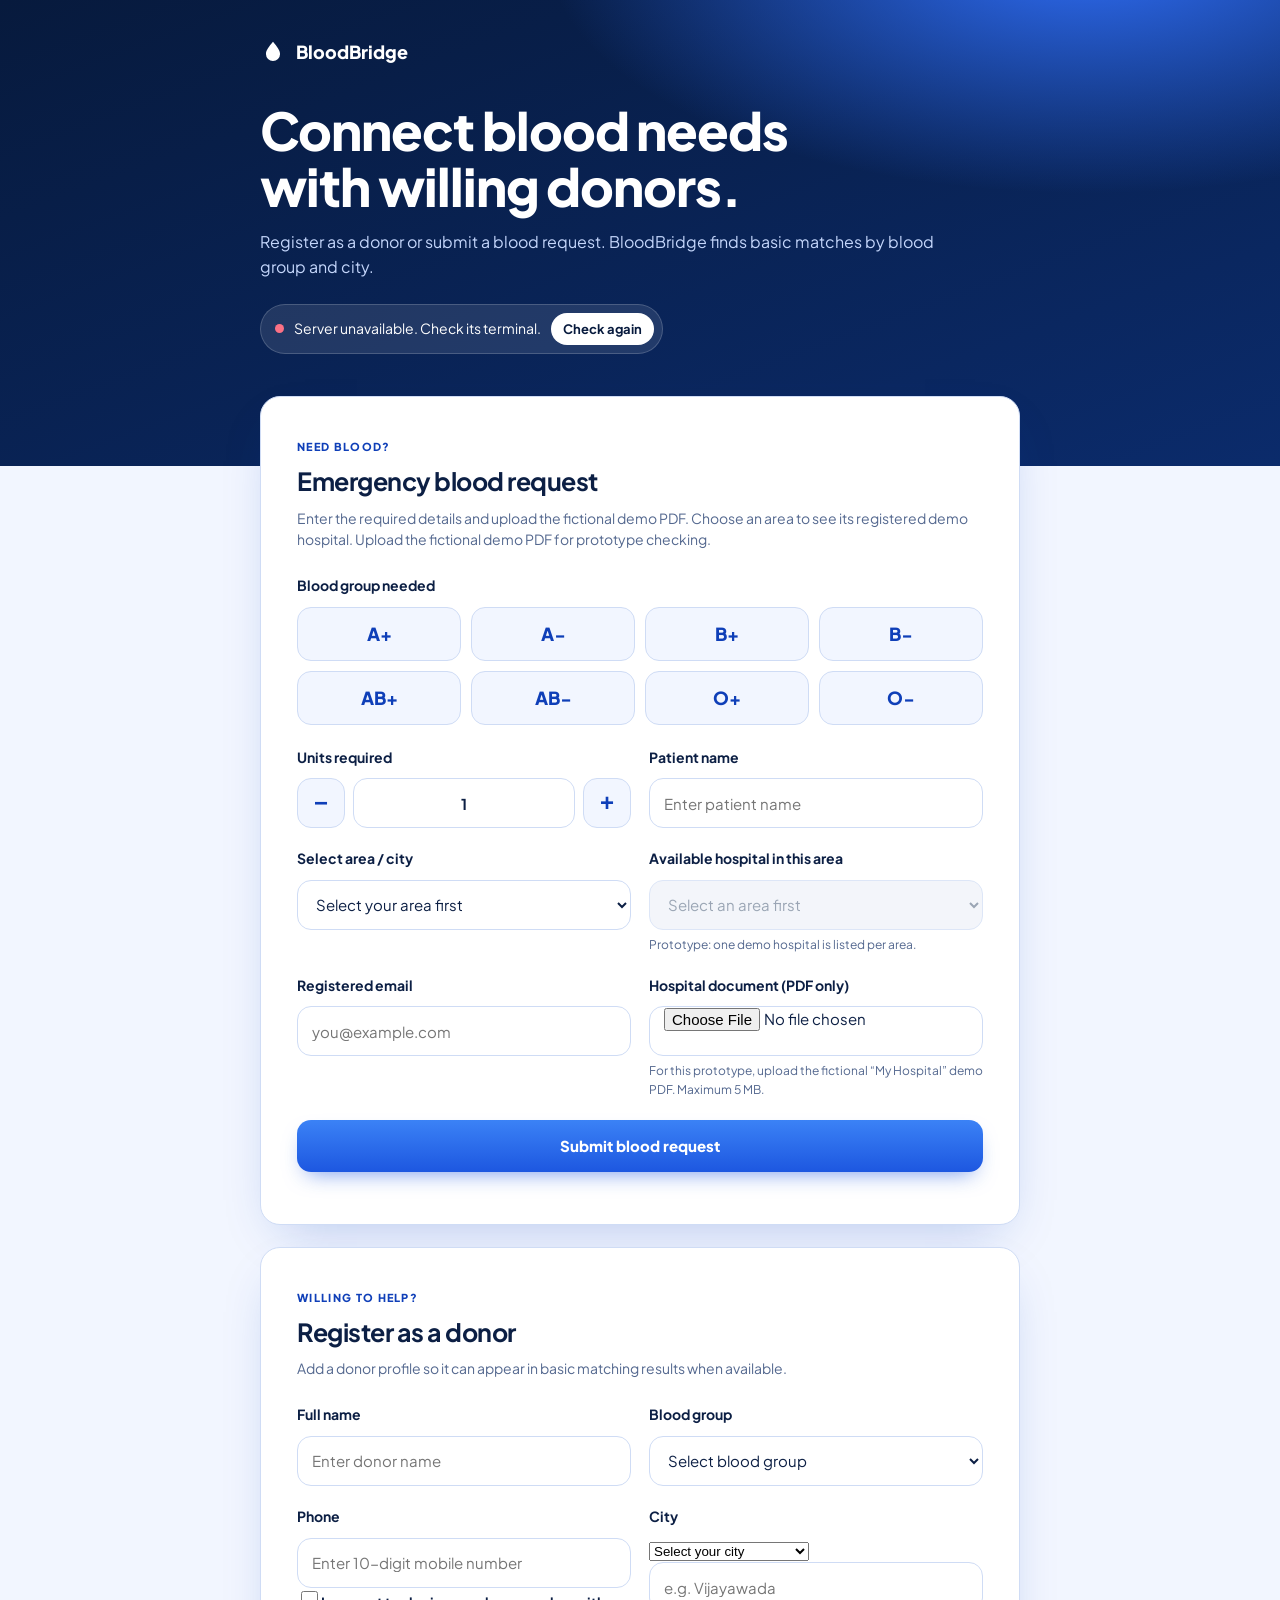
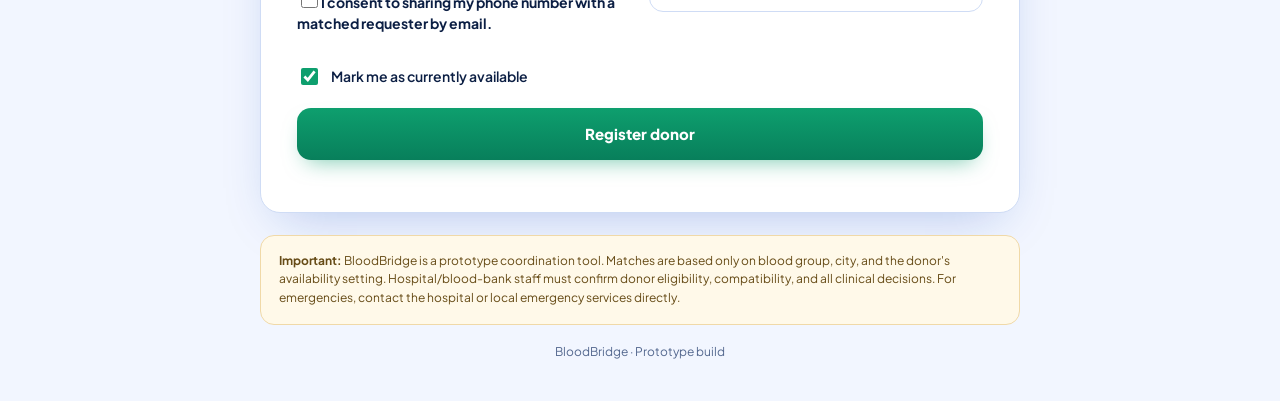
<file: index.html>
<!DOCTYPE html>
<html lang="en">
<head>
    <meta charset="UTF-8">
    <meta name="viewport" content="width=device-width, initial-scale=1.0">
    <meta http-equiv="refresh" content="0; url=frontend/index.html">
    <title>BloodBridge</title>
</head>
<body>
    <p>Opening BloodBridge...</p>
    <a href="frontend/index.html">Open BloodBridge</a>
</body>
</html>
</file>
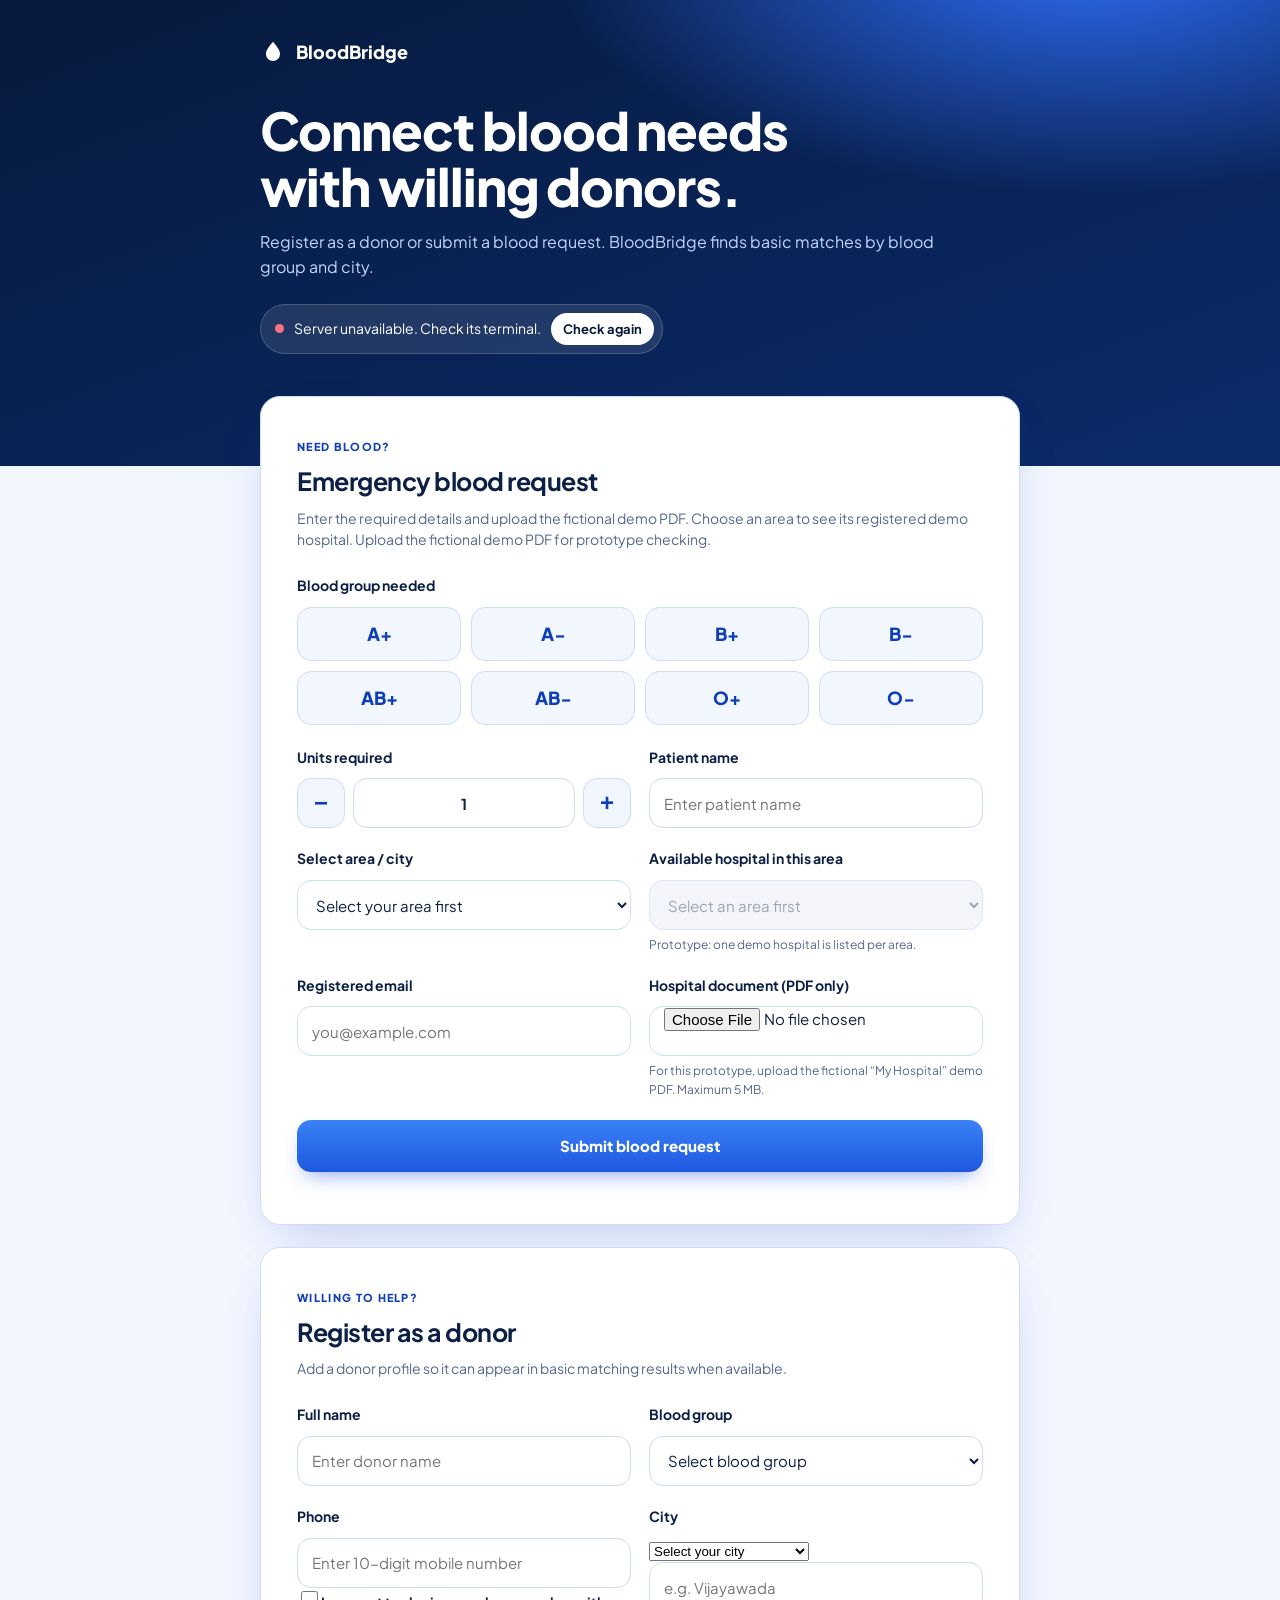
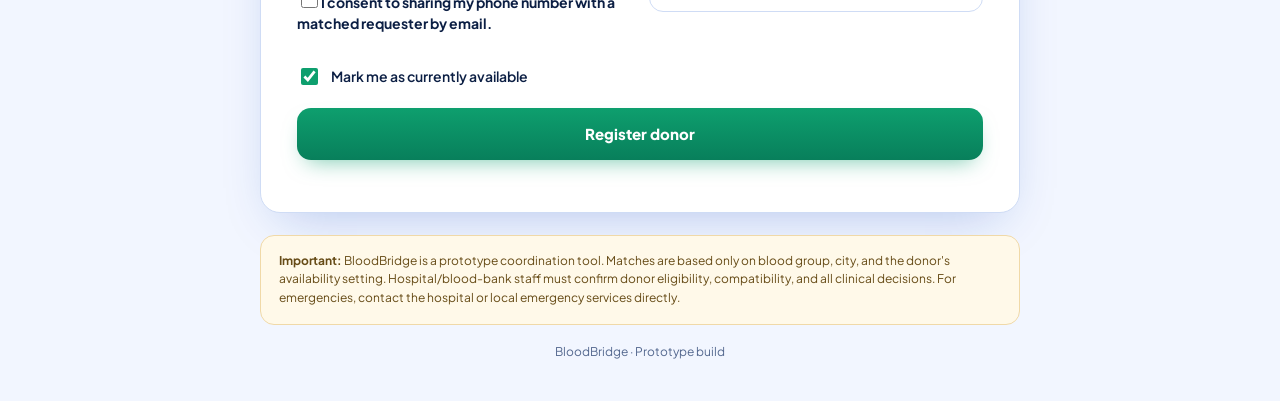
<file: frontend/index.html>
<!DOCTYPE html>
<html lang="en">
<head>
    <meta charset="UTF-8">
    <meta name="viewport" content="width=device-width, initial-scale=1.0">
    <meta name="description" content="BloodBridge helps coordinate blood requests and donor registration.">
    <title>BloodBridge</title>
    <link rel="preconnect" href="https://fonts.googleapis.com">
    <link rel="preconnect" href="https://fonts.gstatic.com" crossorigin>
    <link href="https://fonts.googleapis.com/css2?family=Plus+Jakarta+Sans:wght@400;500;600;700;800&display=swap" rel="stylesheet">
    <link rel="stylesheet" href="style.css">
</head>
<body>
    <header class="hero">
        <div class="hero-inner">
            <div class="brand">
                <svg class="logo" viewBox="0 0 24 24" aria-hidden="true">
                    <path d="M12 2.5c3.6 4.4 6.5 7.7 6.5 11.3a6.5 6.5 0 0 1-13 0C5.5 10.2 8.4 6.9 12 2.5z"/>
                </svg>
                <span>BloodBridge</span>
            </div>
            <h1>Connect blood needs<br>with willing donors.</h1>
            <p>Register as a donor or submit a blood request. BloodBridge finds basic matches by blood group and city.</p>
            <div class="status" id="statusPill" data-state="checking">
                <span class="dot"></span>
                <span id="connection">Checking server…</span>
                <button type="button" id="checkButton" class="link-btn">Check again</button>
            </div>
        </div>
    </header>

    <main>
        <section class="panel" aria-labelledby="requestTitle">
            <div class="section-heading">
                <span class="eyebrow">NEED BLOOD?</span>
                <h2 id="requestTitle">Emergency blood request</h2>
                <p>Enter the required details and upload the fictional demo PDF. Choose an area to see its registered demo hospital. Upload the fictional demo PDF for prototype checking.</p>
            </div>

            <form id="requestForm" novalidate>
                <fieldset>
                    <legend>Blood group needed</legend>
                    <div class="groups" id="groups">
                        <input type="radio" name="bloodGroup" id="bg-Ap" value="A+" required><label for="bg-Ap">A+</label>
                        <input type="radio" name="bloodGroup" id="bg-An" value="A-"><label for="bg-An">A−</label>
                        <input type="radio" name="bloodGroup" id="bg-Bp" value="B+"><label for="bg-Bp">B+</label>
                        <input type="radio" name="bloodGroup" id="bg-Bn" value="B-"><label for="bg-Bn">B−</label>
                        <input type="radio" name="bloodGroup" id="bg-ABp" value="AB+"><label for="bg-ABp">AB+</label>
                        <input type="radio" name="bloodGroup" id="bg-ABn" value="AB-"><label for="bg-ABn">AB−</label>
                        <input type="radio" name="bloodGroup" id="bg-Op" value="O+"><label for="bg-Op">O+</label>
                        <input type="radio" name="bloodGroup" id="bg-On" value="O-"><label for="bg-On">O−</label>
                    </div>
                </fieldset>

                <div class="form-grid">
                    <div class="field">
                        <label for="units">Units required</label>
                        <div class="stepper">
                            <button type="button" id="minus" aria-label="Decrease units">−</button>
                            <input id="units" type="number" min="1" max="10" value="1" required>
                            <button type="button" id="plus" aria-label="Increase units">+</button>
                        </div>
                    </div>
                    <div class="field">
                        <label for="patientName">Patient name</label>
                        <input id="patientName" class="text" type="text" maxlength="100" placeholder="Enter patient name" required>
                    </div>
                    <div class="field">
                        <label for="city">Select area / city</label>
                        <select id="city" class="text" required>
                            <option value="">Select your area first</option>
                            <option value="Visakhapatnam">Visakhapatnam</option>
                            <option value="Vijayawada">Vijayawada</option>
                            <option value="Hyderabad">Hyderabad</option>
                        </select>
                    </div>
                    <div class="field">
                        <label for="hospital">Available hospital in this area</label>
                        <select id="hospital" class="text" required disabled>
                            <option value="">Select an area first</option>
                        </select>
                        <small class="field-help">Prototype: one demo hospital is listed per area.</small>
                    </div>
                    <div class="field">
                        <label for="patientEmail">Registered email</label>
                        <input id="patientEmail" class="text" type="email" maxlength="254" placeholder="you@example.com" autocomplete="email" required>
                    </div>
                    <div class="field document-field">
                        <label for="hospitalDocument">Hospital document (PDF only)</label>
                        <input id="hospitalDocument" class="text" type="file" accept="application/pdf,.pdf" required>
                        <small class="field-help">For this prototype, upload the fictional “My Hospital” demo PDF. Maximum 5 MB.</small>
                    </div>
                </div>

                <button type="submit" class="primary" id="requestSubmit">Submit blood request</button>
            </form>
            <p id="result" class="notice" role="status" aria-live="polite"></p>
        </section>

        <section class="panel" aria-labelledby="donorTitle">
            <div class="section-heading">
                <span class="eyebrow">WILLING TO HELP?</span>
                <h2 id="donorTitle">Register as a donor</h2>
                <p>Add a donor profile so it can appear in basic matching results when available.</p>
            </div>

            <form id="donorForm" novalidate>
                <div class="form-grid">
                    <div class="field">
                        <label for="donorName">Full name</label>
                        <input id="donorName" class="text" type="text" maxlength="100" placeholder="Enter donor name" required>
                    </div>
                    <div class="field">
                        <label for="donorBloodGroup">Blood group</label>
                        <select id="donorBloodGroup" class="text" required>
                            <option value="">Select blood group</option>
                            <option>A+</option><option>A-</option>
                            <option>B+</option><option>B-</option>
                            <option>AB+</option><option>AB-</option>
                            <option>O+</option><option>O-</option>
                        </select>
                    </div>
                    <div class="field">
                        <label for="donorPhone">Phone</label>
                        <input
                            id="donorPhone"
                            class="text"
                            type="tel"
                            maxlength="10"
                            minlength="10"
                            pattern="[6-9][0-9]{9}"
                            placeholder="Enter 10-digit mobile number"
                            title="Enter a valid 10-digit Indian mobile number"
                            required
                        >
                        <label class="check-row" for="donorConsent"><input id="donorConsent" type="checkbox" required><span>I consent to sharing my phone number with a matched requester by email.</span></label>
                    </div>
                    <div class="field">
                        
                    <label for="donorCity">City</label>
                    <select id="donorCity" name="city" required>
                    <option value="">Select your city</option>
                    <option value="Visakhapatnam">Visakhapatnam (Vizag)</option>
                    <option value="Vijayawada">Vijayawada</option>
                    <option value="Hyderabad">Hyderabad</option>
                    </select>

                        <input id="donorCity" class="text" type="text" maxlength="100" placeholder="e.g. Vijayawada" required>
                    </div>
                </div>
                <label class="check-row" for="donorAvailable">
                    <input id="donorAvailable" type="checkbox" checked>
                    <span>Mark me as currently available</span>
                </label>
                <button type="submit" class="primary secondary-primary" id="donorSubmit">Register donor</button>
            </form>
            <p id="donorResult" class="notice" role="status" aria-live="polite"></p>
        </section>

        <section class="safety-note">
            <strong>Important:</strong> BloodBridge is a prototype coordination tool. Matches are based only on blood group, city, and the donor's availability setting. Hospital/blood-bank staff must confirm donor eligibility, compatibility, and all clinical decisions. For emergencies, contact the hospital or local emergency services directly.
        </section>
        <footer>BloodBridge · Prototype build</footer>
    </main>

    <script src="app.js"></script>
</body>
</html>
</file>
<file: frontend/style.css>
:root {
    --navy: #071a3d;
    --blue-700: #0f3fb8;
    --blue-600: #1d57e0;
    --blue-500: #3b82f6;
    --blue-100: #e2ecff;
    --blue-50: #f2f6ff;
    --line: #cfdcf5;
    --ink: #0c1f44;
    --muted: #54688f;
    --ok: #0e9f6e;
    --bad: #d92d4b;
    --radius: 14px;
}

* { box-sizing: border-box; }

body {
    margin: 0;
    font-family: "Plus Jakarta Sans", system-ui, -apple-system, "Segoe UI", sans-serif;
    background: var(--blue-50);
    color: var(--ink);
    line-height: 1.55;
}

.hero {
    background:
        radial-gradient(900px 400px at 85% -10%, #2f6df6 0%, transparent 60%),
        linear-gradient(160deg, var(--navy) 0%, #0b2b6b 100%);
    color: #fff;
    padding: 38px 20px 112px;
}

.hero-inner { width: min(760px, 100%); margin: 0 auto; }

.brand {
    display: flex;
    align-items: center;
    gap: 10px;
    font-weight: 800;
    font-size: 18px;
    margin-bottom: 36px;
}

.logo { width: 26px; height: 26px; fill: #fff; }

.hero h1 {
    font-size: clamp(32px, 6vw, 52px);
    line-height: 1.08;
    letter-spacing: -0.02em;
    font-weight: 800;
    margin: 0 0 16px;
}

.hero p {
    max-width: 58ch;
    margin: 0 0 24px;
    color: #c4d6fb;
    font-size: 16px;
}

.status {
    display: inline-flex;
    align-items: center;
    flex-wrap: wrap;
    gap: 10px;
    padding: 8px 8px 8px 14px;
    border-radius: 999px;
    background: rgba(255, 255, 255, .1);
    border: 1px solid rgba(255, 255, 255, .18);
    font-size: 14px;
}

.dot { width: 9px; height: 9px; border-radius: 50%; background: #fbbf24; }
.status[data-state="ok"] .dot { background: #34d399; }
.status[data-state="down"] .dot { background: #fb7185; }

.link-btn {
    border: 0;
    border-radius: 999px;
    padding: 6px 12px;
    font: inherit;
    font-size: 13px;
    font-weight: 700;
    color: var(--navy);
    background: #fff;
    cursor: pointer;
}
.link-btn:hover { background: var(--blue-100); }

main { width: min(760px, 92%); margin: -70px auto 36px; }

.panel {
    background: #fff;
    border-radius: 20px;
    padding: clamp(20px, 5vw, 36px);
    box-shadow: 0 20px 50px -20px rgba(15, 63, 184, .28);
    border: 1px solid var(--line);
    margin-bottom: 22px;
}

.section-heading { margin-bottom: 24px; }
.eyebrow {
    display: inline-block;
    color: var(--blue-700);
    font-size: 11px;
    font-weight: 800;
    letter-spacing: .12em;
    margin-bottom: 7px;
}
.panel h2 { margin: 0 0 7px; font-size: clamp(21px, 3vw, 25px); letter-spacing: -0.02em; }
.section-heading p { margin: 0; color: var(--muted); font-size: 14px; }

fieldset { border: 0; padding: 0; margin: 0 0 22px; }
legend, .field > label { display: block; padding: 0; margin-bottom: 10px; font-weight: 700; font-size: 14px; }

.groups { display: grid; grid-template-columns: repeat(4, 1fr); gap: 10px; }
.groups input { position: absolute; opacity: 0; pointer-events: none; }
.groups label {
    display: grid;
    place-items: center;
    min-height: 54px;
    border: 1.5px solid var(--line);
    border-radius: var(--radius);
    background: var(--blue-50);
    font-weight: 800;
    font-size: 18px;
    color: var(--blue-700);
    cursor: pointer;
    transition: background .15s, border-color .15s, color .15s, transform .1s;
}
.groups label:hover { border-color: var(--blue-500); background: var(--blue-100); }
.groups input:checked + label { background: var(--blue-600); border-color: var(--blue-600); color: #fff; transform: translateY(-1px); }
.groups input:focus-visible + label { outline: 3px solid var(--blue-500); outline-offset: 2px; }

.form-grid { display: grid; grid-template-columns: repeat(2, minmax(0, 1fr)); gap: 0 18px; }
.field { margin-bottom: 20px; min-width: 0; }

.text, .stepper input {
    width: 100%;
    min-width: 0;
    height: 50px;
    padding: 0 14px;
    border: 1.5px solid var(--line);
    border-radius: var(--radius);
    font: inherit;
    font-size: 15px;
    color: var(--ink);
    background: #fff;
}
.text:focus, .stepper input:focus {
    outline: none;
    border-color: var(--blue-500);
    box-shadow: 0 0 0 4px rgba(59, 130, 246, .16);
}
.field-help { display: block; margin-top: 6px; color: var(--muted); font-size: 12px; }

.stepper { display: flex; gap: 8px; }
.stepper input { text-align: center; font-weight: 700; -moz-appearance: textfield; }
.stepper input::-webkit-outer-spin-button, .stepper input::-webkit-inner-spin-button { -webkit-appearance: none; margin: 0; }
.stepper button {
    flex: 0 0 48px;
    height: 50px;
    border: 1.5px solid var(--line);
    border-radius: var(--radius);
    background: var(--blue-50);
    color: var(--blue-700);
    font-size: 24px;
    font-weight: 700;
    cursor: pointer;
}
.stepper button:hover { background: var(--blue-100); border-color: var(--blue-500); }

.primary {
    width: 100%;
    min-height: 52px;
    border: 0;
    border-radius: var(--radius);
    background: linear-gradient(180deg, var(--blue-500), var(--blue-600));
    color: #fff;
    font: inherit;
    font-size: 15px;
    font-weight: 800;
    cursor: pointer;
    box-shadow: 0 10px 22px -10px rgba(29, 87, 224, .65);
    transition: transform .1s, filter .15s;
}
.primary:hover { filter: brightness(1.06); }
.primary:active { transform: translateY(1px); }
.primary:disabled { opacity: .65; cursor: wait; }
.secondary-primary { background: linear-gradient(180deg, #0e9f6e, #087f5b); box-shadow: 0 10px 22px -10px rgba(14, 159, 110, .6); }

button:focus-visible { outline: 3px solid var(--blue-500); outline-offset: 2px; }

.notice { overflow-wrap: anywhere; margin: 16px 0 0; }
.notice:not(:empty) { padding: 12px 14px; border-radius: 12px; background: var(--blue-100); border-left: 4px solid var(--blue-600); }
.notice.success { background: #e7f8f0; border-left-color: var(--ok); color: #075b41; }
.notice.error { background: #fde8ec; border-left-color: var(--bad); color: #7a1226; }

.matches { margin-top: 22px; }
.matches:empty { display: none; }
.matches h3 { margin: 0 0 8px; font-size: 19px; }
.match-summary { color: var(--muted); margin: 0 0 14px; }
.match-list { display: grid; grid-template-columns: repeat(2, minmax(0, 1fr)); gap: 12px; }
.match-card { border: 1px solid var(--line); border-radius: 14px; padding: 16px; background: #fbfcff; }
.match-card-top { display: flex; align-items: start; justify-content: space-between; gap: 10px; }
.match-card h4 { margin: 0; font-size: 15px; overflow-wrap: anywhere; }
.blood-badge { display: inline-flex; align-items: center; justify-content: center; padding: 4px 8px; border-radius: 8px; background: var(--blue-100); color: var(--blue-700); font-size: 12px; font-weight: 800; white-space: nowrap; }
.match-city { margin: 8px 0 5px; color: var(--muted); font-size: 13px; }
.match-reason { margin: 0; font-size: 12px; }
.empty-state { border: 1px dashed var(--line); border-radius: 12px; padding: 16px; color: var(--muted); }
.disclaimer { margin: 14px 0 0; color: var(--muted); font-size: 12px; }

.check-row { display: flex; align-items: center; gap: 10px; margin: 0 0 20px; font-size: 14px; font-weight: 600; }
.check-row input { width: 17px; height: 17px; accent-color: var(--ok); }

.safety-note { padding: 16px 18px; border: 1px solid #f0d9a8; border-radius: 14px; background: #fff9e9; color: #664b16; font-size: 12px; }
footer { padding: 18px 0 4px; text-align: center; color: var(--muted); font-size: 12px; }

@media (max-width: 560px) {
    .hero { padding: 30px 18px 100px; }
    .brand { margin-bottom: 28px; }
    main { width: 94%; }
    .form-grid, .match-list { grid-template-columns: 1fr; }
    .groups { gap: 7px; }
    .groups label { min-height: 48px; font-size: 16px; }
    .panel { border-radius: 16px; }
}

@media (prefers-reduced-motion: reduce) { * { transition: none !important; } }

/* Area-dependent hospital selector */
.text:disabled {
    background: #eef2f8;
    color: #718096;
    cursor: not-allowed;
}
</file>
